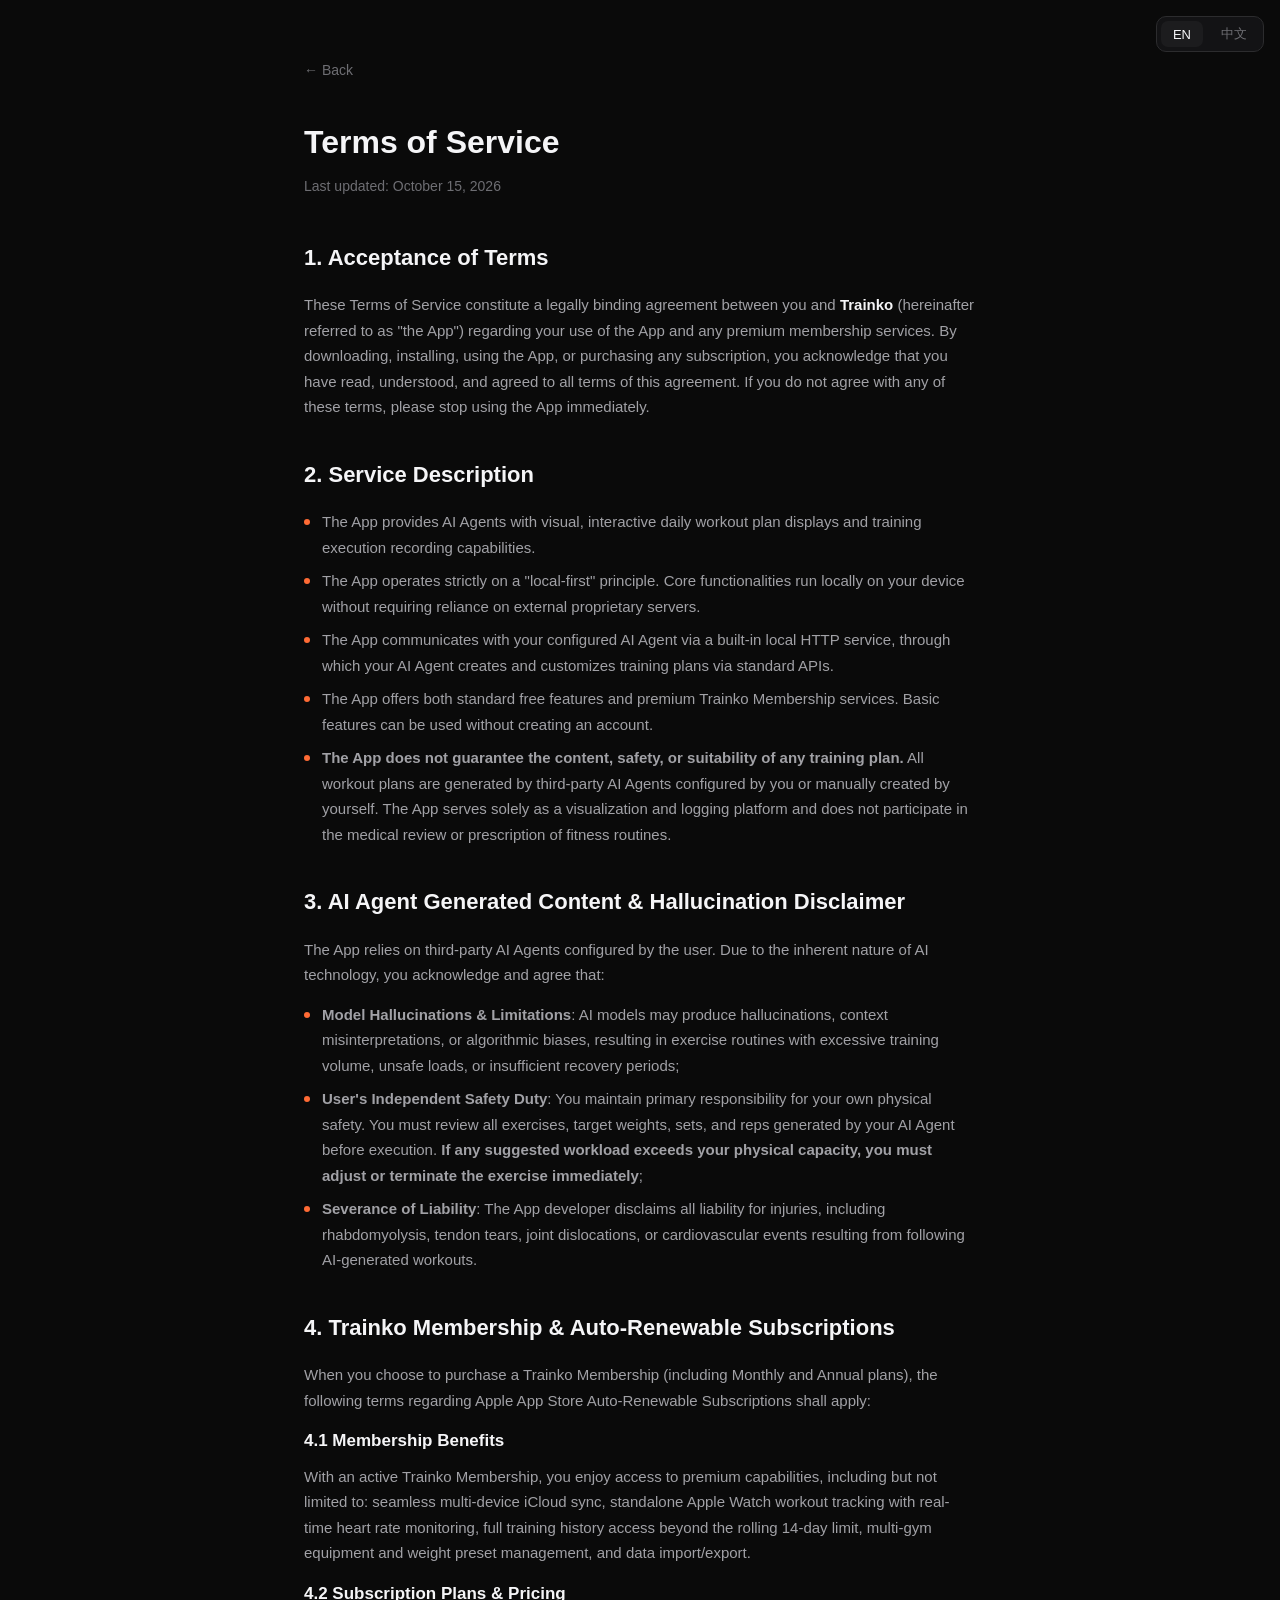
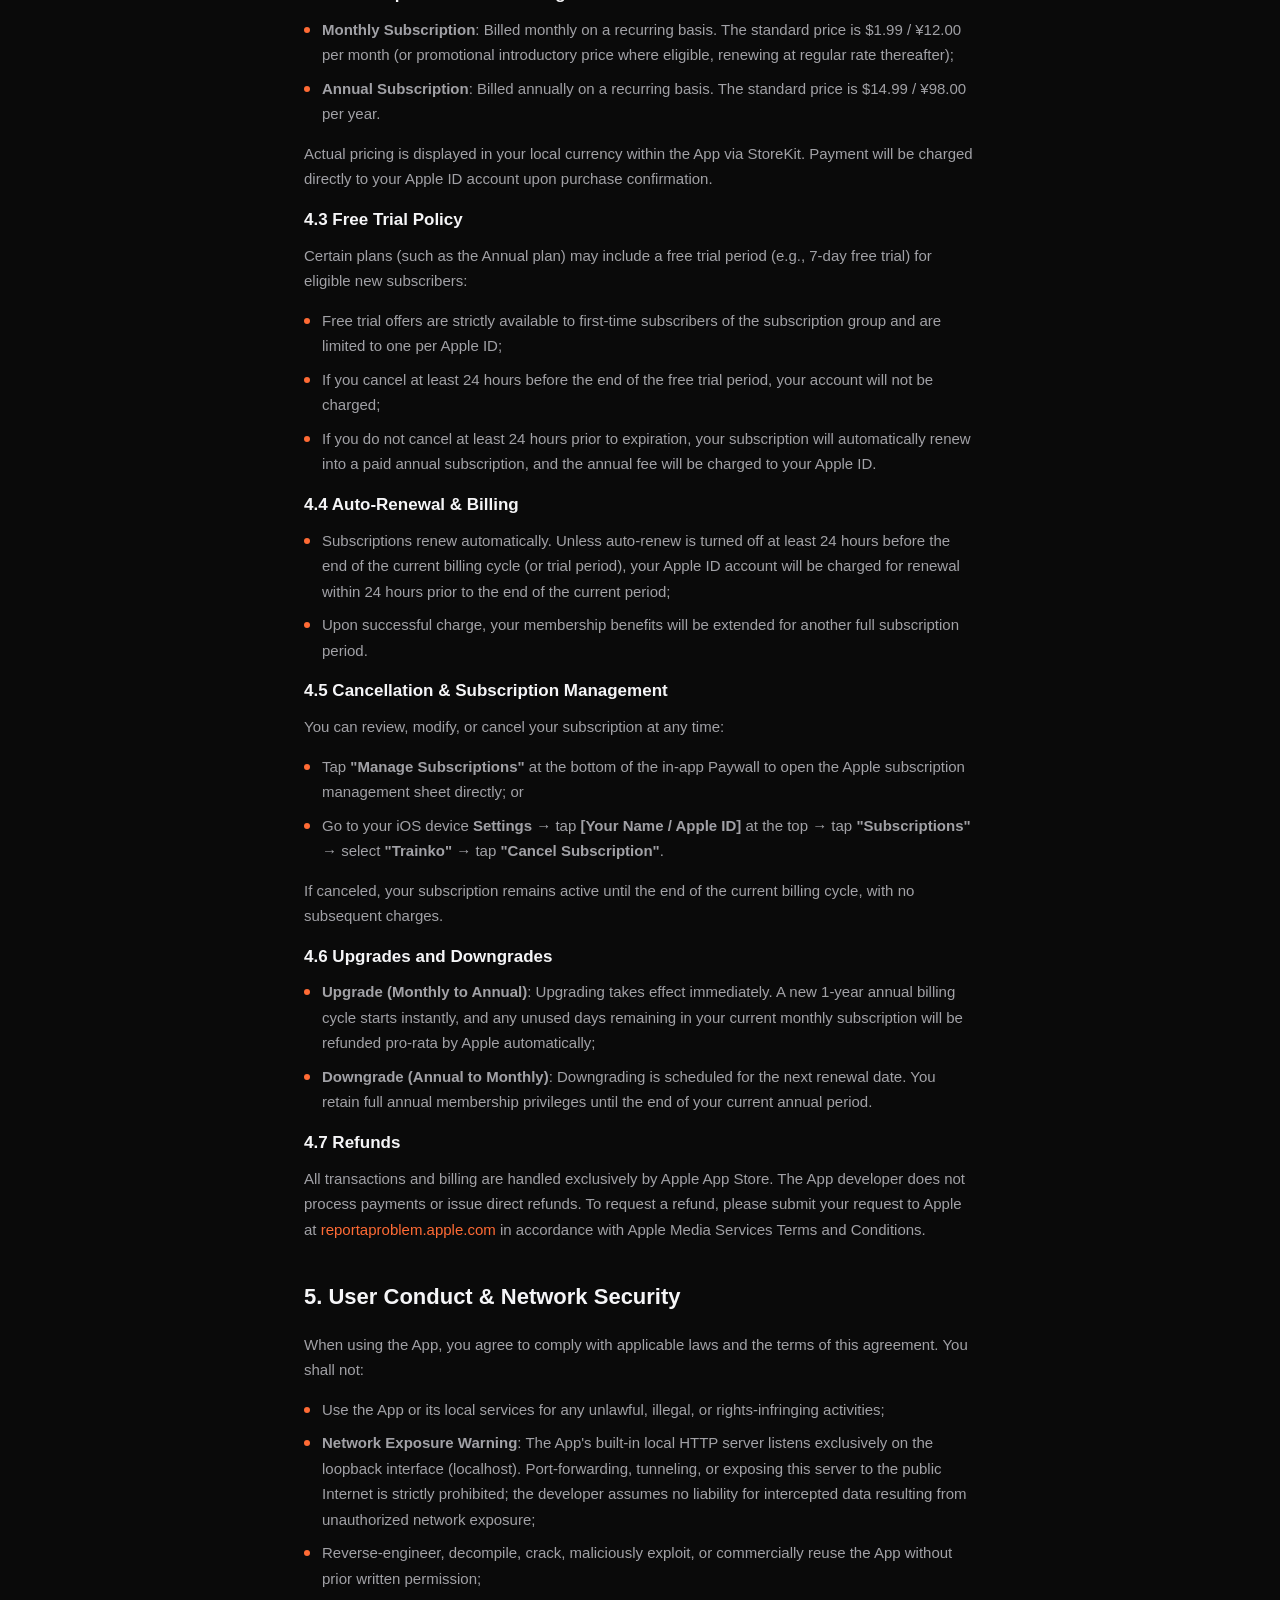
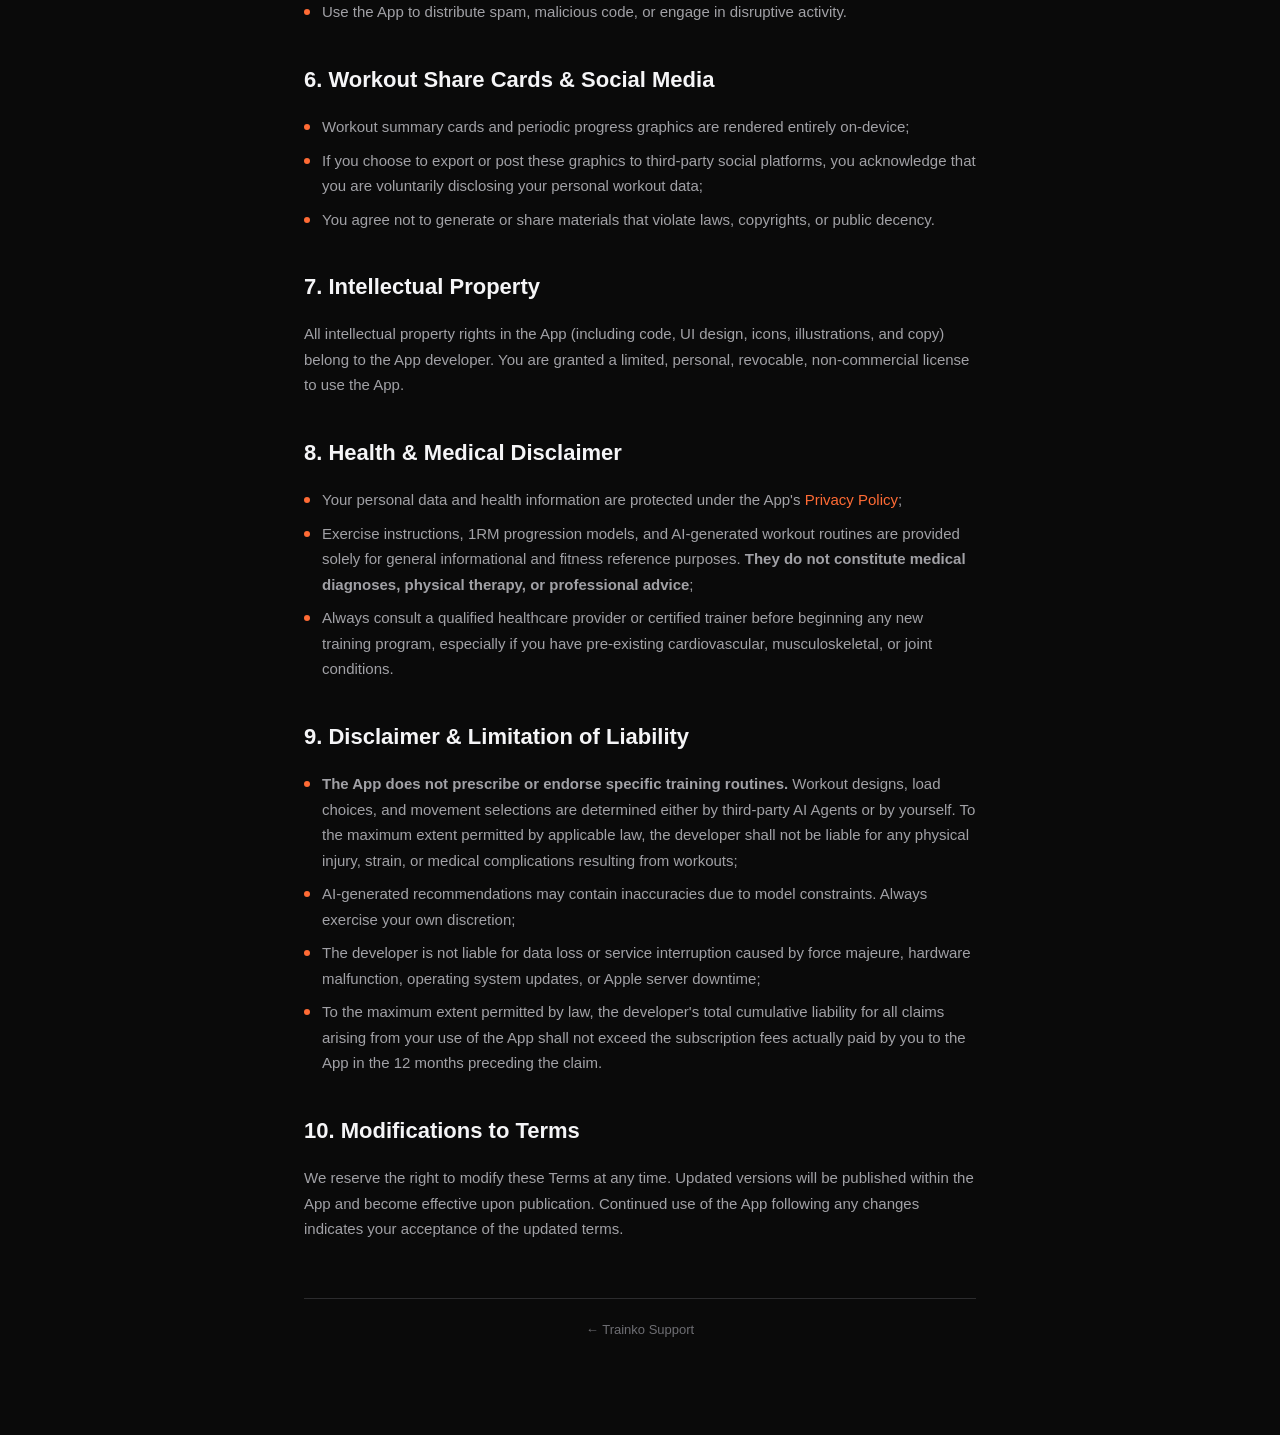
<file: agreement.html>
<!DOCTYPE html>
<html lang="zh-CN">
<head>
    <meta charset="utf-8">
    <meta name="viewport" content="width=device-width, initial-scale=1">
    <title>用户协议 — Trainko</title>
    <link rel="stylesheet" href="style.css">
</head>
<body>
    <div class="lang-switch">
        <button type="button" id="btn-en" onclick="applyLang('en')">EN</button>
        <button type="button" id="btn-zh" class="active" onclick="applyLang('zh')">中文</button>
    </div>

    <div class="container">
        <div data-lang-block="zh">
        <a href="index.html?lang=zh" class="back-link">← 返回</a>

        <div class="legal-header">
            <h1>用户协议</h1>
            <p class="meta">最后更新：2026 年 10 月 15 日</p>
        </div>

        <div class="section">
            <h2>一、协议的构成与接受</h2>
            <p>
                本协议是您与 <strong>Trainko</strong>（以下简称"本 App"）之间就您使用本 App 所订立的协议。
                您下载、安装、使用本 App 或购买本 App 的会员增值服务，即视为您已阅读并同意接受本协议的全部条款。
                如您不同意本协议的任何条款，请立即停止使用本 App。
            </p>
        </div>

        <div class="section">
            <h2>二、服务说明</h2>
            <ul>
                <li>本 App 为 AI Agent 提供可视化、可交互的每日训练计划展示与训练过程记录能力。</li>
                <li>本 App 坚持"本地优先"的设计原则，核心功能在您的设备本地运行，无需依赖外部中心化服务器即可离线使用。</li>
                <li>本 App 通过内置的本地 HTTP 服务与您自行配置的 AI Agent 交互，AI Agent 通过 API 为您定制训练计划。</li>
                <li>本 App 提供基础免费服务与 Trainko 会员增值服务。基础功能无需注册账号即可直接使用。</li>
                <li><strong>本 App 不对任何训练计划的内容、安全性或适用性做出保证。</strong>所有训练计划均由用户自行配置的第三方 AI Agent 生成或由用户手动创建，本 App 仅提供展示与记录平台，不参与训练计划的制定、医学审核或推荐。</li>
            </ul>
        </div>

        <div class="section">
            <h2>三、AI Agent 训练生成与大模型免责声明</h2>
            <p>
                本 App 采用"用户自备并配置第三方 AI Agent"的交互架构。鉴于现代人工智能技术的固有特性，您特别理解并同意以下声明：
            </p>
            <ul>
                <li><strong>AI 算法局限性与幻觉风险</strong>：第三方 AI Agent 可能会产生算法幻觉、上下文误读或逻辑偏误，从而生成不符合运动人体科学规律、强度过激、组间休息不合理或包含超出您生理承受极限的负荷参数；</li>
                <li><strong>用户独立安全审查义务</strong>：您作为自身健康的第一责任人，必须在每次开始执行训练前，严格审阅 AI Agent 所生成的动作组合、计划重量、次数与强度。<strong>若 AI 给出的负荷显著超出您平时的安全训练水准，您必须自行修正或终止该项训练</strong>；</li>
                <li><strong>责任切断</strong>：因盲目遵从 AI Agent 给出的非理性高危计划所导致的横纹肌溶解、肌肉韧带拉伤、关节脱位、心血管急症等任何意外伤害，本 App 开发者不承担任何医疗赔偿或法律连带责任。</li>
            </ul>
        </div>

        <div class="section">
            <h2>四、Trainko 会员订阅与自动续期服务条款</h2>
            <p>
                当您选择购买"Trainko 会员"（包括连续包月与年度会员）时，适用本条关于 Apple App Store 自动续期订阅（Auto-Renewable Subscription）的特别规范：
            </p>

            <h3>1. 会员权益内容</h3>
            <p>
                开通 Trainko 会员后，您可在订阅有效期内享有专属高级功能，包括但不限于：多设备 iCloud 云同步、Apple Watch 独立伴侣训练、数据导入导出与备份、滚动 14 天以外的完整历史记录查看、登记并管理多个健身房器械及重量等。具体功能清单以 App 内充值页面展示为准。
            </p>

            <h3>2. 订阅周期与定价</h3>
            <ul>
                <li><strong>连续包月会员</strong>：按自然月计费，自动按月续订，标准价格为 ¥12.00/月（若享有首月特惠，次月起按标准价格续订）；</li>
                <li><strong>年度会员</strong>：按自然年计费，自动按年续订，标准价格为 ¥98.00/年。</li>
            </ul>
            <p>
                价格均以 App 内 StoreKit 展示的本地货币为准。确认购买后，费用将直接从您的 Apple ID 账户中扣除。
            </p>

            <h3>3. 免费试用说明（Free Trial）</h3>
            <p>
                部分方案（如年度会员）可能向首次开通的新用户提供免费试用期（如 7 天免费试用）：
            </p>
            <ul>
                <li>免费试用仅限首次订阅该群组服务的新用户享受，每个 Apple ID 仅可享受一次；</li>
                <li>若您在免费试用期结束前至少 24 小时取消订阅，您的账户将不会被扣除任何费用；</li>
                <li>若您未在试用期结束前至少 24 小时主动取消，试用期结束后系统将自动从您的 Apple ID 账户扣除年度会员全款，并转为正式付费订阅。</li>
            </ul>

            <h3>4. 自动续费与扣款机制</h3>
            <ul>
                <li>订阅具有自动续订特性。除非您在当前计费周期（或试用期）结束前至少 24 小时主动取消，否则系统将在每个周期结束前的 24 小时内，自动从您的 Apple ID 账户扣除下一周期的续订费用；</li>
                <li>扣款成功后，您的会员有效期将相应顺延一个计费周期。</li>
            </ul>

            <h3>5. 取消订阅与管理</h3>
            <p>
                您可以随时随地自由管理或取消您的订阅。取消订阅的操作路径如下：
            </p>
            <ul>
                <li>在 App 内通过会员充值页底部的<strong>"管理订阅"</strong>按钮直接调起系统订阅管理面板；或</li>
                <li>打开 iOS 设备系统<strong>"设置"</strong> → 点击顶部的<strong>[您的姓名 / Apple ID]</strong> → 点击<strong>"订阅"</strong> → 选择<strong>"Trainko"</strong> → 点击<strong>"取消订阅"</strong>。</li>
            </ul>
            <p>
                取消订阅后，您当前的会员权益将继续生效至当前计费周期结束，期满后不再自动续费，且不会产生后续扣费。
            </p>

            <h3>6. 方案变更与升降级规则</h3>
            <ul>
                <li><strong>从月度升级为年度（Upgrade）</strong>：升级即刻生效，新的年度周期从升级当天重新起算，您之前已购买的连续包月未使用的剩余天数将由 Apple 按日折算自动原路退款；</li>
                <li><strong>从年度降级为月度（Downgrade）</strong>：降级操作将在当前年度订阅周期届满之日正式生效，在当前年度到期前，您的年度会员特权不受任何影响。</li>
            </ul>

            <h3>7. 退款政策</h3>
            <p>
                本 App 的所有充值与订阅均通过 Apple App Store 官方支付系统完成。开发者不直接收取用户的支付款项，亦无权直接办理退款。如需退款，须遵循 Apple 官方媒体服务条款与退款流程，您可在 Apple 官方支持页面（reportaproblem.apple.com）提交退款申请，由 Apple 独立审核处理。
            </p>
        </div>

        <div class="section">
            <h2>五、用户行为规范与网络安全责任</h2>
            <p>您在使用本 App 时，应遵守法律法规及本协议的约定，不得从事包括但不限于以下行为：</p>
            <ul>
                <li>利用本 App 或其本地服务从事任何违法、违规或侵犯他人合法权益的活动；</li>
                <li><strong>网络穿透与服务暴露风险</strong>：本 App 内置的本地 HTTP 服务默认仅供本机环回（localhost）访问。严禁未经授权将该服务映射或穿透至公共互联网络；因用户私自进行端口转发、内网穿透或泄露 API Key 导致的数据被窃听、篡改或滥用，本 App 开发者不承担任何安全连带责任；</li>
                <li>对本 App 进行反向工程、破解、恶意攻击、二次开发或用于任何非授权商业用途；</li>
                <li>利用本 App 传播垃圾信息、恶意程序或从事干扰他人正常使用的行为。</li>
            </ul>
        </div>

        <div class="section">
            <h2>六、战报图片生成与社交分享</h2>
            <ul>
                <li>本 App 提供的单次训练打卡与周/月/年周期战报卡片导出功能，均在您的设备本地完成图形渲染与生成；</li>
                <li>若您主动选择将战报图片导出至系统相册，或通过系统分享面板分发至第三方社交平台，即属于您个人的自主公开披露行为。由此引起的任何个人身体指标、训练日程或地理位置隐私传播风险，由您自行负责；</li>
                <li>用户不得利用本 App 生成任何包含违规、侵权或违背公序良俗内容的分享物料。</li>
            </ul>
        </div>

        <div class="section">
            <h2>七、知识产权</h2>
            <p>
                本 App 及其所含内容（包括但不限于软件代码、界面设计、交互逻辑、图标、插画与文案）的知识产权均归本 App 开发者所有。
                您仅可将本 App 用于个人、非商业用途，未经明确书面授权不得复制、修改、传播或用于任何营利性商业目的。
            </p>
        </div>

        <div class="section">
            <h2>八、数据与健康信息</h2>
            <ul>
                <li>您的个人信息、训练数据与健康信息的收集、使用与保护，严格适用本 App 的<a href="privacy.html?lang=zh">《隐私政策》</a>。</li>
                <li>本 App 呈现的动作库、训练阶段指导及由 AI 自动生成的训练建议等，均基于通用运动训练学常识与模型计算，仅供个人锻炼参考，绝对不构成任何医疗诊断、物理治疗或临床营养建议。</li>
                <li>如您患有心血管疾病、运动损伤、关节疾患或处于孕期等特殊身体状态，必须在开始任何训练计划前咨询专业执业医师或认证教练。</li>
            </ul>
        </div>

        <div class="section">
            <h2>九、免责声明与责任限制</h2>
            <ul>
                <li><strong>本 App 不提供、不审核、不背书任何特定训练计划。</strong>训练计划的内容、强度、动作组合及器械重量均由用户配置的第三方 AI Agent 自动生成或由用户手动设置。运动存在固有的身体损伤风险，因个人体质差异、训练动作变形、器械使用不当或过度训练造成的任何伤害，本 App 开发者不承担法律责任。</li>
                <li>本 App 及 AI Agent 输出的数据因算法局限或输入偏误可能存在偏差，请您结合自身实际生理感受审慎判断并随时调整。</li>
                <li>因不可抗力、设备硬件损毁、操作系统缺陷、Apple 订阅服务器波动等非本 App 开发者故意或重大过失导致的服务中断或数据丢失，本 App 开发者不承担赔偿责任。</li>
                <li>在适用法律允许的最大范围内，本 App 开发者对任何因使用或无法使用本 App 所产生的索赔，承担的全部责任上限以您在争议发生前 12 个月内实际支付给本 App 的会员订阅费用为限。</li>
            </ul>
        </div>

        <div class="section">
            <h2>十、协议的变更与终止</h2>
            <p>
                我们可能根据国家法律法规更新或产品功能迭代适时修订本协议。更新后的协议将在本 App 内公示并自发布之日起生效。
                如您在协议修订生效后继续使用本 App，即视为您已接受修改后的协议；若您不同意修改后的内容，应停止使用本 App。
            </p>
        </div>

        <div class="footer">
            <p><a href="index.html?lang=zh">← Trainko 支持</a></p>
        </div>
    
        </div>

        <div data-lang-block="en" hidden>
        <a href="index.html?lang=en" class="back-link">← Back</a>

        <div class="legal-header">
            <h1>Terms of Service</h1>
            <p class="meta">Last updated: October 15, 2026</p>
        </div>

        <div class="section">
            <h2>1. Acceptance of Terms</h2>
            <p>
                These Terms of Service constitute a legally binding agreement between you and <strong>Trainko</strong> (hereinafter referred to as "the App") regarding your use of the App and any premium membership services.
                By downloading, installing, using the App, or purchasing any subscription, you acknowledge that you have read, understood, and agreed to all terms of this agreement.
                If you do not agree with any of these terms, please stop using the App immediately.
            </p>
        </div>

        <div class="section">
            <h2>2. Service Description</h2>
            <ul>
                <li>The App provides AI Agents with visual, interactive daily workout plan displays and training execution recording capabilities.</li>
                <li>The App operates strictly on a "local-first" principle. Core functionalities run locally on your device without requiring reliance on external proprietary servers.</li>
                <li>The App communicates with your configured AI Agent via a built-in local HTTP service, through which your AI Agent creates and customizes training plans via standard APIs.</li>
                <li>The App offers both standard free features and premium Trainko Membership services. Basic features can be used without creating an account.</li>
                <li><strong>The App does not guarantee the content, safety, or suitability of any training plan.</strong> All workout plans are generated by third-party AI Agents configured by you or manually created by yourself. The App serves solely as a visualization and logging platform and does not participate in the medical review or prescription of fitness routines.</li>
            </ul>
        </div>

        <div class="section">
            <h2>3. AI Agent Generated Content &amp; Hallucination Disclaimer</h2>
            <p>
                The App relies on third-party AI Agents configured by the user. Due to the inherent nature of AI technology, you acknowledge and agree that:
            </p>
            <ul>
                <li><strong>Model Hallucinations &amp; Limitations</strong>: AI models may produce hallucinations, context misinterpretations, or algorithmic biases, resulting in exercise routines with excessive training volume, unsafe loads, or insufficient recovery periods;</li>
                <li><strong>User's Independent Safety Duty</strong>: You maintain primary responsibility for your own physical safety. You must review all exercises, target weights, sets, and reps generated by your AI Agent before execution. <strong>If any suggested workload exceeds your physical capacity, you must adjust or terminate the exercise immediately</strong>;</li>
                <li><strong>Severance of Liability</strong>: The App developer disclaims all liability for injuries, including rhabdomyolysis, tendon tears, joint dislocations, or cardiovascular events resulting from following AI-generated workouts.</li>
            </ul>
        </div>

        <div class="section">
            <h2>4. Trainko Membership &amp; Auto-Renewable Subscriptions</h2>
            <p>
                When you choose to purchase a Trainko Membership (including Monthly and Annual plans), the following terms regarding Apple App Store Auto-Renewable Subscriptions shall apply:
            </p>

            <h3>4.1 Membership Benefits</h3>
            <p>
                With an active Trainko Membership, you enjoy access to premium capabilities, including but not limited to: seamless multi-device iCloud sync, standalone Apple Watch workout tracking with real-time heart rate monitoring, full training history access beyond the rolling 14-day limit, multi-gym equipment and weight preset management, and data import/export.
            </p>

            <h3>4.2 Subscription Plans &amp; Pricing</h3>
            <ul>
                <li><strong>Monthly Subscription</strong>: Billed monthly on a recurring basis. The standard price is $1.99 / ¥12.00 per month (or promotional introductory price where eligible, renewing at regular rate thereafter);</li>
                <li><strong>Annual Subscription</strong>: Billed annually on a recurring basis. The standard price is $14.99 / ¥98.00 per year.</li>
            </ul>
            <p>
                Actual pricing is displayed in your local currency within the App via StoreKit. Payment will be charged directly to your Apple ID account upon purchase confirmation.
            </p>

            <h3>4.3 Free Trial Policy</h3>
            <p>
                Certain plans (such as the Annual plan) may include a free trial period (e.g., 7-day free trial) for eligible new subscribers:
            </p>
            <ul>
                <li>Free trial offers are strictly available to first-time subscribers of the subscription group and are limited to one per Apple ID;</li>
                <li>If you cancel at least 24 hours before the end of the free trial period, your account will not be charged;</li>
                <li>If you do not cancel at least 24 hours prior to expiration, your subscription will automatically renew into a paid annual subscription, and the annual fee will be charged to your Apple ID.</li>
            </ul>

            <h3>4.4 Auto-Renewal &amp; Billing</h3>
            <ul>
                <li>Subscriptions renew automatically. Unless auto-renew is turned off at least 24 hours before the end of the current billing cycle (or trial period), your Apple ID account will be charged for renewal within 24 hours prior to the end of the current period;</li>
                <li>Upon successful charge, your membership benefits will be extended for another full subscription period.</li>
            </ul>

            <h3>4.5 Cancellation &amp; Subscription Management</h3>
            <p>
                You can review, modify, or cancel your subscription at any time:
            </p>
            <ul>
                <li>Tap <strong>"Manage Subscriptions"</strong> at the bottom of the in-app Paywall to open the Apple subscription management sheet directly; or</li>
                <li>Go to your iOS device <strong>Settings</strong> → tap <strong>[Your Name / Apple ID]</strong> at the top → tap <strong>"Subscriptions"</strong> → select <strong>"Trainko"</strong> → tap <strong>"Cancel Subscription"</strong>.</li>
            </ul>
            <p>
                If canceled, your subscription remains active until the end of the current billing cycle, with no subsequent charges.
            </p>

            <h3>4.6 Upgrades and Downgrades</h3>
            <ul>
                <li><strong>Upgrade (Monthly to Annual)</strong>: Upgrading takes effect immediately. A new 1-year annual billing cycle starts instantly, and any unused days remaining in your current monthly subscription will be refunded pro-rata by Apple automatically;</li>
                <li><strong>Downgrade (Annual to Monthly)</strong>: Downgrading is scheduled for the next renewal date. You retain full annual membership privileges until the end of your current annual period.</li>
            </ul>

            <h3>4.7 Refunds</h3>
            <p>
                All transactions and billing are handled exclusively by Apple App Store. The App developer does not process payments or issue direct refunds. To request a refund, please submit your request to Apple at <a href="https://reportaproblem.apple.com">reportaproblem.apple.com</a> in accordance with Apple Media Services Terms and Conditions.
            </p>
        </div>

        <div class="section">
            <h2>5. User Conduct &amp; Network Security</h2>
            <p>When using the App, you agree to comply with applicable laws and the terms of this agreement. You shall not:</p>
            <ul>
                <li>Use the App or its local services for any unlawful, illegal, or rights-infringing activities;</li>
                <li><strong>Network Exposure Warning</strong>: The App's built-in local HTTP server listens exclusively on the loopback interface (localhost). Port-forwarding, tunneling, or exposing this server to the public Internet is strictly prohibited; the developer assumes no liability for intercepted data resulting from unauthorized network exposure;</li>
                <li>Reverse-engineer, decompile, crack, maliciously exploit, or commercially reuse the App without prior written permission;</li>
                <li>Use the App to distribute spam, malicious code, or engage in disruptive activity.</li>
            </ul>
        </div>

        <div class="section">
            <h2>6. Workout Share Cards &amp; Social Media</h2>
            <ul>
                <li>Workout summary cards and periodic progress graphics are rendered entirely on-device;</li>
                <li>If you choose to export or post these graphics to third-party social platforms, you acknowledge that you are voluntarily disclosing your personal workout data;</li>
                <li>You agree not to generate or share materials that violate laws, copyrights, or public decency.</li>
            </ul>
        </div>

        <div class="section">
            <h2>7. Intellectual Property</h2>
            <p>
                All intellectual property rights in the App (including code, UI design, icons, illustrations, and copy) belong to the App developer.
                You are granted a limited, personal, revocable, non-commercial license to use the App.
            </p>
        </div>

        <div class="section">
            <h2>8. Health &amp; Medical Disclaimer</h2>
            <ul>
                <li>Your personal data and health information are protected under the App's <a href="privacy.html">Privacy Policy</a>;</li>
                <li>Exercise instructions, 1RM progression models, and AI-generated workout routines are provided solely for general informational and fitness reference purposes. <strong>They do not constitute medical diagnoses, physical therapy, or professional advice</strong>;</li>
                <li>Always consult a qualified healthcare provider or certified trainer before beginning any new training program, especially if you have pre-existing cardiovascular, musculoskeletal, or joint conditions.</li>
            </ul>
        </div>

        <div class="section">
            <h2>9. Disclaimer &amp; Limitation of Liability</h2>
            <ul>
                <li><strong>The App does not prescribe or endorse specific training routines.</strong> Workout designs, load choices, and movement selections are determined either by third-party AI Agents or by yourself. To the maximum extent permitted by applicable law, the developer shall not be liable for any physical injury, strain, or medical complications resulting from workouts;</li>
                <li>AI-generated recommendations may contain inaccuracies due to model constraints. Always exercise your own discretion;</li>
                <li>The developer is not liable for data loss or service interruption caused by force majeure, hardware malfunction, operating system updates, or Apple server downtime;</li>
                <li>To the maximum extent permitted by law, the developer's total cumulative liability for all claims arising from your use of the App shall not exceed the subscription fees actually paid by you to the App in the 12 months preceding the claim.</li>
            </ul>
        </div>

        <div class="section">
            <h2>10. Modifications to Terms</h2>
            <p>
                We reserve the right to modify these Terms at any time. Updated versions will be published within the App and become effective upon publication. Continued use of the App following any changes indicates your acceptance of the updated terms.
            </p>
        </div>

        <div class="footer">
            <p><a href="index.html?lang=en">← Trainko Support</a></p>
        </div>
    
        </div>
    </div>

    <script>
    var PAGE_TITLES = { zh: "用户协议 — Trainko", en: "Terms of Service — Trainko" };

    // 语言选择优先级：URL ?lang= 参数 > 上次手动选择 > 浏览器首选语言（简/繁中文→中文，其余→英文）> 默认中文
    function detectLang() {
        var q = new URLSearchParams(window.location.search).get('lang');
        if (q === 'zh' || q === 'en') return q;
        try {
            var saved = window.localStorage.getItem('trainko.lang');
            if (saved === 'zh' || saved === 'en') return saved;
        } catch (e) {}
        var first = (navigator.language || '').toLowerCase();
        if (first.indexOf('zh') === 0) return 'zh';
        return first ? 'en' : 'zh';
    }

    function applyLang(lang) {
        var blocks = document.querySelectorAll('[data-lang-block]');
        for (var i = 0; i < blocks.length; i++) {
            blocks[i].hidden = blocks[i].getAttribute('data-lang-block') !== lang;
        }
        document.title = PAGE_TITLES[lang];
        document.documentElement.lang = (lang === 'zh') ? 'zh-CN' : 'en';
        document.getElementById('btn-zh').classList.toggle('active', lang === 'zh');
        document.getElementById('btn-en').classList.toggle('active', lang === 'en');
        try { window.localStorage.setItem('trainko.lang', lang); } catch (e) {}
        var url = new URL(window.location.href);
        url.searchParams.set('lang', lang);
        window.history.replaceState(null, '', url.toString());
    }

    applyLang(detectLang());
    </script>
</body>
</html>
</file>
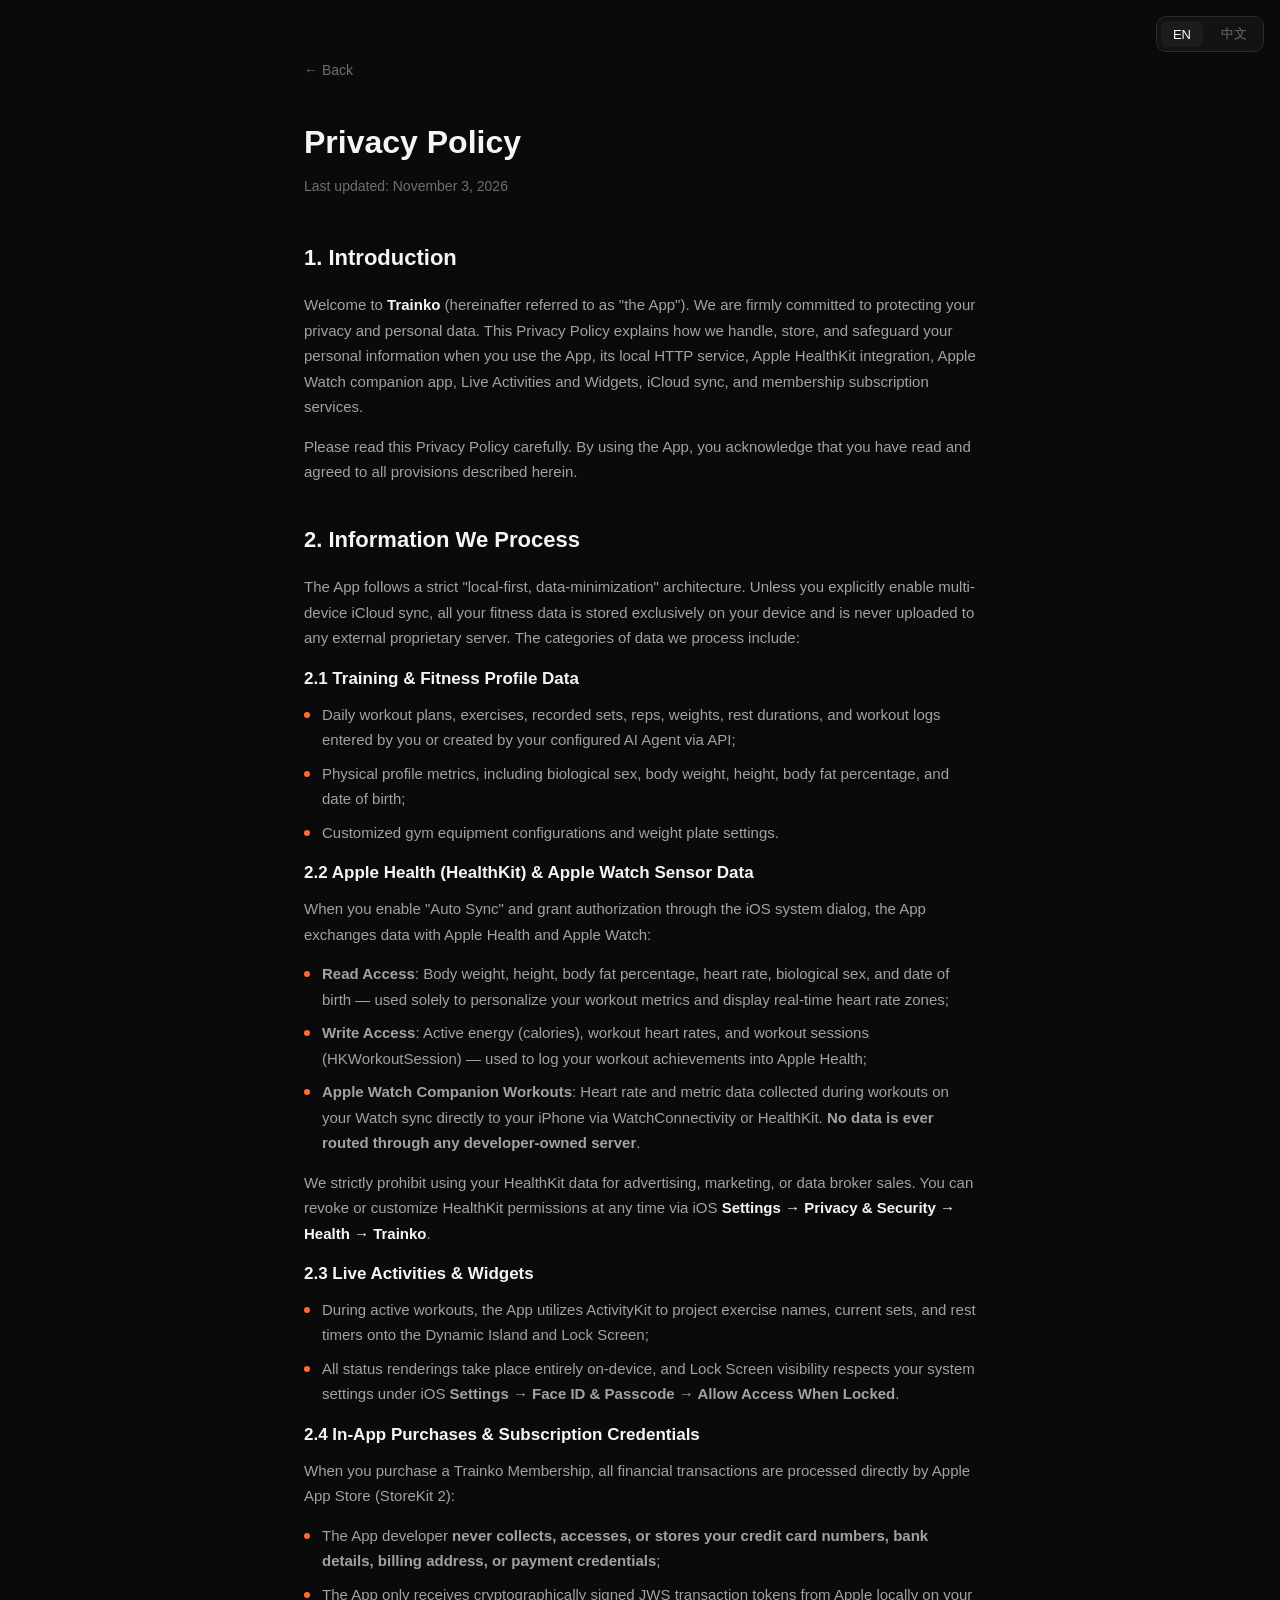
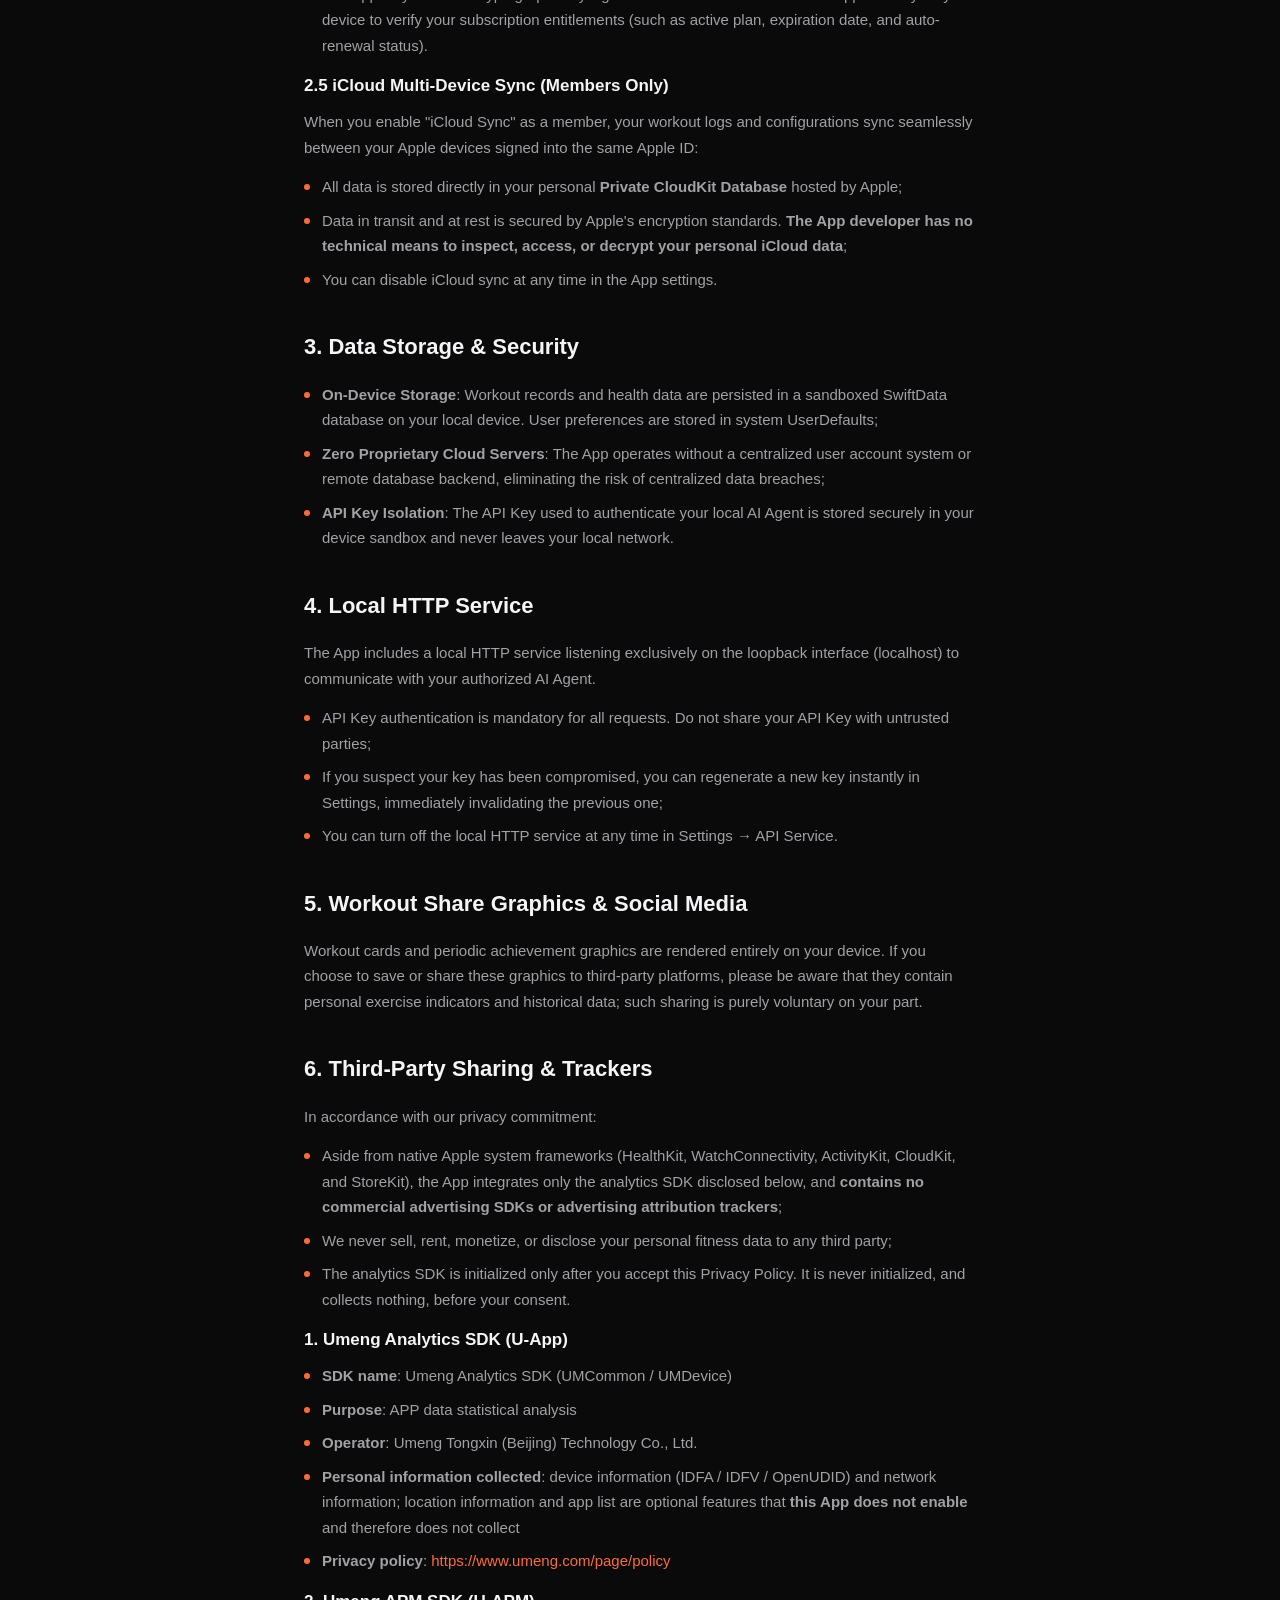
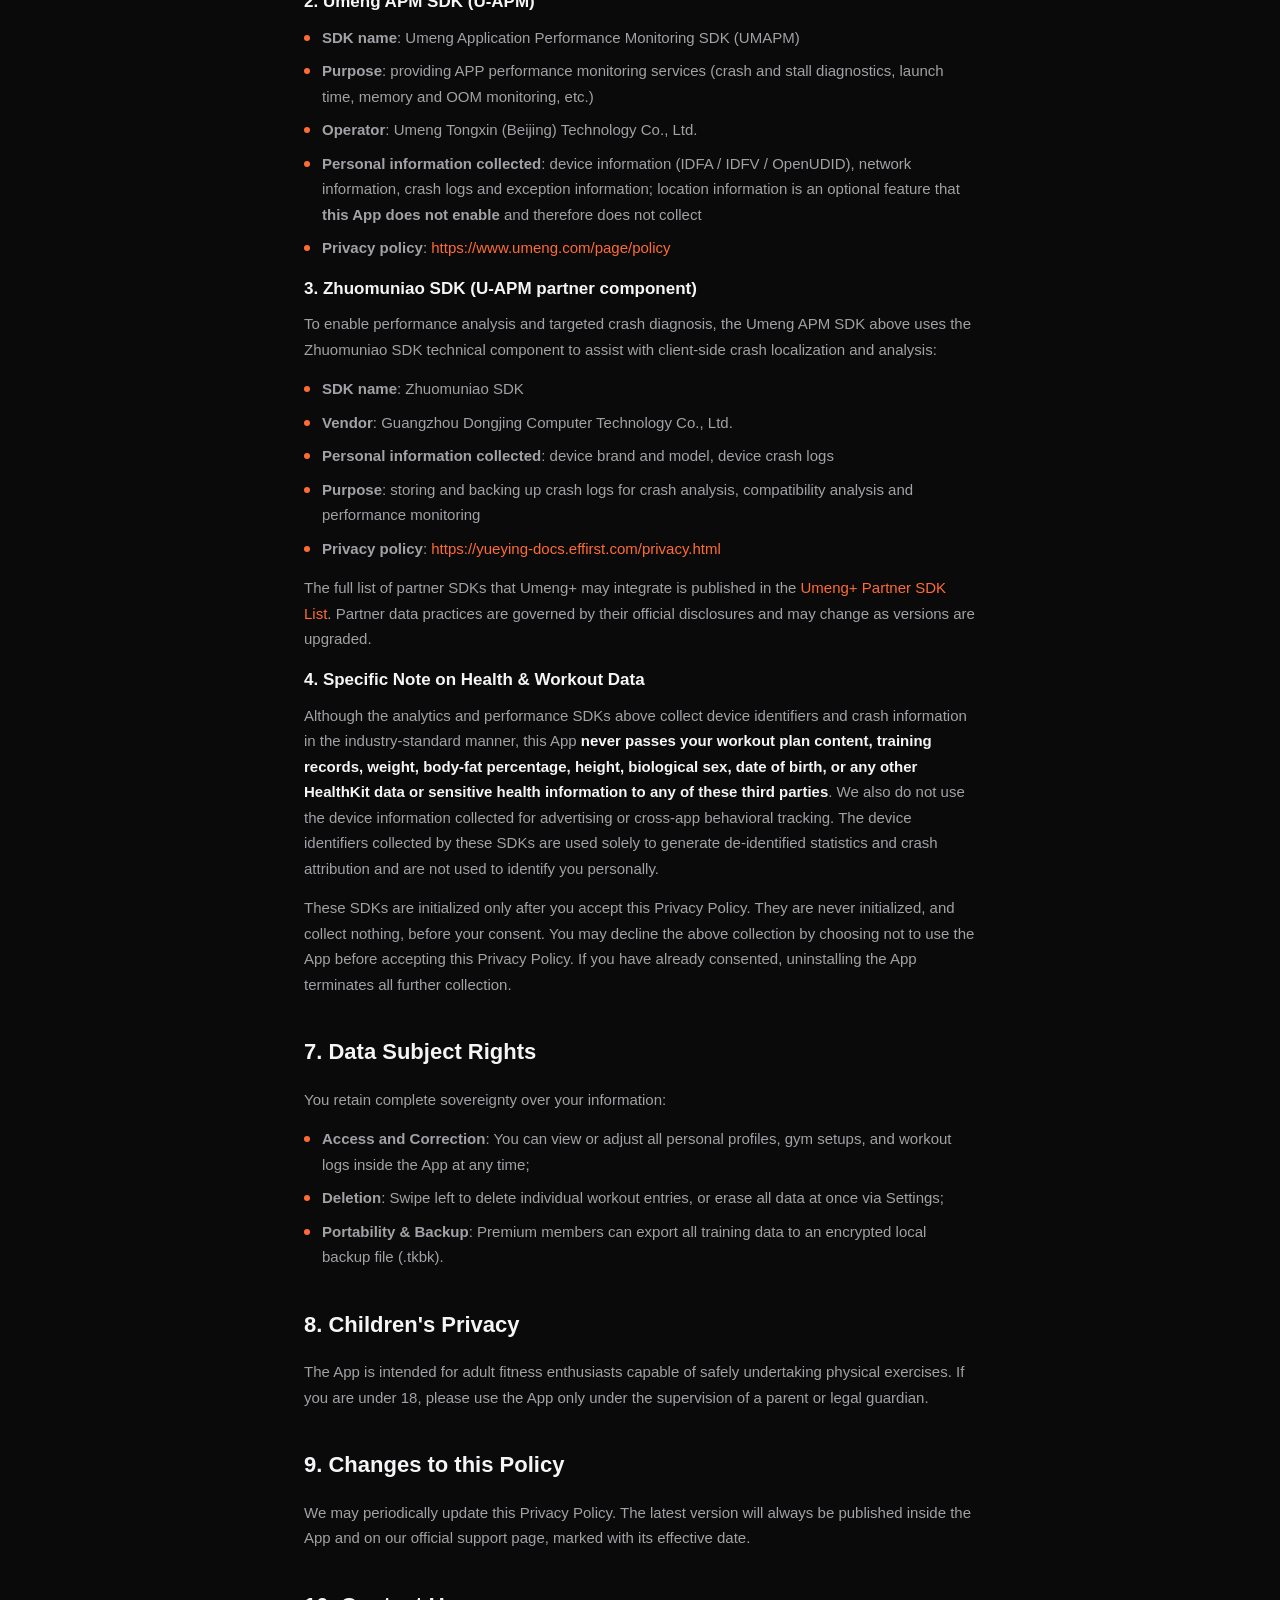
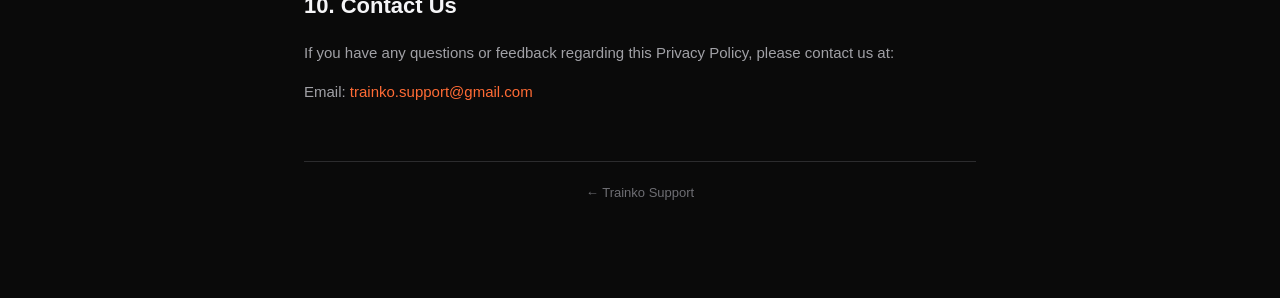
<file: privacy.html>
<!DOCTYPE html>
<html lang="zh-CN">
<head>
    <meta charset="utf-8">
    <meta name="viewport" content="width=device-width, initial-scale=1">
    <title>隐私政策 — Trainko</title>
    <link rel="stylesheet" href="style.css">
</head>
<body>
    <div class="lang-switch">
        <button type="button" id="btn-en" onclick="applyLang('en')">EN</button>
        <button type="button" id="btn-zh" class="active" onclick="applyLang('zh')">中文</button>
    </div>

    <div class="container">
        <div data-lang-block="zh">
        <a href="index.html?lang=zh" class="back-link">← 返回</a>

        <div class="legal-header">
            <h1>隐私政策</h1>
            <p class="meta">最后更新：2026 年 11 月 3 日</p>
        </div>

        <div class="section">
            <h2>一、引言</h2>
            <p>
                欢迎使用 <strong>Trainko</strong>（以下简称"本 App"）。我们非常重视您的隐私和个人信息保护。
                本隐私政策旨在向您说明，在您使用本 App 及其本地 HTTP 服务、Apple 健康同步、Apple Watch 伴侣应用、实时活动与小组件、iCloud 云同步以及会员订阅服务时，我们如何处理和保护您的个人信息。
            </p>
            <p>
                请您仔细阅读并充分理解本政策。您开始使用本 App，即视为您已阅读并同意本政策的全部内容。
            </p>
        </div>

        <div class="section">
            <h2>二、我们处理的信息</h2>
            <p>
                本 App 贯彻"本地优先、数据最小化"的原则。除非您作为会员主动开启多设备 iCloud 云同步，否则您的所有个人健康与训练数据均仅加密保存在您的设备本地，绝不上载至任何第三方云端服务器。我们处理的信息包括：
            </p>

            <h3>1. 训练与身体档案数据</h3>
            <ul>
                <li>您手动录入或由您配置的 AI Agent 写入的每日训练计划、动作库、完成组数、重量、次数、间歇计时及训练日志；</li>
                <li>您的基础身体资料，包括性别、体重、身高、体脂率、出生日期；</li>
                <li>您登记的健身房器械配置与个性化重量档位选项。</li>
            </ul>

            <h3>2. Apple 健康（HealthKit）与 Apple Watch 传感器数据</h3>
            <p>
                在您主动开启"自动同步"并通过系统授权后，本 App 会与 Apple 健康应用及 Apple Watch 进行交互：
            </p>
            <ul>
                <li><strong>读取权限</strong>：体重、身高、体脂率、实时心率、性别及出生日期，用于自动完善训练档案并展示实时心率区间；</li>
                <li><strong>写入权限</strong>：活动能量（卡路里消耗）、训练心率及训练记录（HKWorkoutSession），将训练成果回写至系统健康应用；</li>
                <li><strong>Apple Watch 独立伴侣训练</strong>：Watch 端在训练期间采集的心率与卡路里数据，通过系统 WatchConnectivity 或 HealthKit 与您的 iPhone 进行本地近场或加密同步，<strong>绝不经由任何开发者服务器中转</strong>。</li>
            </ul>
            <p>
                我们严格遵守 Apple 开发者政策：<strong>绝不将 HealthKit 数据用于商业广告、用户画像或提供给任何第三方数据机构</strong>。您可随时在 iOS 系统<strong>"设置 → 隐私与安全性 → 健康 → Trainko"</strong>中关闭授权。
            </p>

            <h3>3. 实时活动（Live Activity）与锁屏/桌面小组件（Widget）</h3>
            <ul>
                <li>训练执行期间，本 App 通过 ActivityKit 在灵动岛与锁屏上呈现动作名称、组数与组间休息倒计时；</li>
                <li>上述状态仅在您设备系统屏幕本地渲染显示，锁屏敏感信息展示遵循您在 iOS 系统<strong>"设置 → 面容 ID 与密码 → 锁定时允许访问"</strong>中的隐私保护配置。</li>
            </ul>

            <h3>4. 应用内购买与订阅交易凭据</h3>
            <p>
                当您开通 Trainko 会员时，所有支付交易均由 Apple App Store（StoreKit 2）在系统层面直接处理：
            </p>
            <ul>
                <li>本 App 开发者<strong>绝不收集、不访问、也不存储您的银行卡号、信用卡信息、账单地址或任何个人金融敏感信息</strong>；</li>
                <li>本 App 仅在本地接收由 Apple 官方签发并加密的 JWS 交易凭证（Transaction），仅用于本地校验您的会员订阅状态（如会员有效期、当前方案与自动续费状态）。</li>
            </ul>

            <h3>5. iCloud 云同步数据（仅限会员开启时）</h3>
            <p>
                当您作为会员主动开启"iCloud 云同步"时，您的训练记录和个人配置将通过 Apple CloudKit 技术在您登录相同 Apple ID 的设备间无缝同步：
            </p>
            <ul>
                <li>所有数据均直接保存在属于您个人的<strong>私有 iCloud 数据库（Private CloudKit Database）</strong>中；</li>
                <li>数据传输与存储全程受 Apple 端到端加密或传输层加密保护，<strong>本 App 开发者在技术上无法访问、解密或读取您的私人云端数据</strong>；</li>
                <li>您可以随时在 App 内设置中关闭 iCloud 云同步。</li>
            </ul>
        </div>

        <div class="section">
            <h2>三、数据的存储与安全</h2>
            <ul>
                <li><strong>本地存储</strong>：您的训练数据保存在设备本地的 SwiftData 数据库中，偏好设置保存在系统 UserDefaults 中；</li>
                <li><strong>无自建外部服务器</strong>：本 App 不设中心化用户数据库，不设后台用户账户系统，杜绝了中心化服务器数据泄露的风险；</li>
                <li><strong>API Key 安全</strong>：本地 HTTP 服务的鉴权密钥在您设备本地安全沙盒中生成与存储，仅用于您配置的 AI Agent 与本地服务之间的授权交互。</li>
            </ul>
        </div>

        <div class="section">
            <h2>四、本地 HTTP 服务隐私说明</h2>
            <p>
                本 App 内置的 HTTP 服务仅监听本机环回地址（localhost），专供您在本地与您受信任的 AI Agent 交互。
            </p>
            <ul>
                <li>该服务需要有效的 API Key 方能通信，请勿将 API Key 泄露给不受信任的第三方；</li>
                <li>如怀疑密钥泄露，您可随时在 App"设置"中一键重新生成，旧密钥将瞬间彻底失效；</li>
                <li>您可以在 App「设置 → API 服务」中随时关闭本地 HTTP 服务。</li>
            </ul>
        </div>

        <div class="section">
            <h2>五、战报图片导出与第三方分享</h2>
            <p>
                本 App 提供的训练卡片与周期战报导出图片均在本地离线渲染生成。若您主动将其保存至系统相册或分享至社交媒体，请注意图片中包含您的个人锻炼指标与时间轨迹，该分享行为属于您的自主公开行为。
            </p>
        </div>

        <div class="section">
            <h2>六、第三方共享与 SDK</h2>
            <p>
                本 App 恪守极简与隐私原则：
            </p>
            <ul>
                <li>除系统原生的 Apple HealthKit、WatchConnectivity、ActivityKit、CloudKit 与 StoreKit 外，本 App 仅集成下方披露的一类第三方统计 SDK，<strong>不集成任何商业广告 SDK 或广告归因追踪工具</strong>；</li>
                <li>我们不会将您的个人数据提供、出售、出租或分享给任何第三方；</li>
                <li>第三方统计 SDK 仅在您同意本隐私政策后才会初始化，未同意前不会初始化、不会采集任何信息。</li>
            </ul>

            <h3>1. 友盟移动统计 SDK（U-App）</h3>
            <ul>
                <li><strong>SDK 名称</strong>：友盟移动统计 SDK（UMCommon / UMDevice）</li>
                <li><strong>使用目的</strong>：进行 APP 数据统计分析</li>
                <li><strong>运营方</strong>：友盟同欣（北京）科技有限公司</li>
                <li><strong>收集个人信息类型</strong>：设备信息（IDFA / IDFV / OpenUDID）、网络信息；位置信息与应用列表为可选功能，<strong>本 App 未开启</strong>，故不收集</li>
                <li><strong>隐私权政策链接</strong>：<a href="https://www.umeng.com/page/policy">https://www.umeng.com/page/policy</a></li>
            </ul>

            <h3>2. 友盟应用性能监控 SDK（U-APM）</h3>
            <ul>
                <li><strong>SDK 名称</strong>：友盟应用性能监控 SDK（UMAPM）</li>
                <li><strong>使用目的</strong>：提供 APP 应用性能监控服务（崩溃与卡顿诊断、启动耗时、内存与 OOM 监测等）</li>
                <li><strong>运营方</strong>：友盟同欣（北京）科技有限公司</li>
                <li><strong>收集个人信息类型</strong>：设备信息（IDFA / IDFV / OpenUDID）、网络信息、崩溃日志与异常信息；位置信息为可选功能，<strong>本 App 未开启</strong>，故不收集</li>
                <li><strong>隐私权政策链接</strong>：<a href="https://www.umeng.com/page/policy">https://www.umeng.com/page/policy</a></li>
            </ul>

            <h3>3. 啄木鸟 SDK（U-APM 合作组件）</h3>
            <p>
                为实现应用性能分析与崩溃问题定向，上述友盟应用性能监控 SDK 使用了啄木鸟 SDK 技术组件辅助客户端崩溃问题定位与分析：
            </p>
            <ul>
                <li><strong>SDK 名称</strong>：啄木鸟 SDK</li>
                <li><strong>SDK 厂商</strong>：广州市动景计算机科技有限公司</li>
                <li><strong>收集个人信息类型</strong>：设备品牌型号、设备崩溃日志</li>
                <li><strong>使用目的</strong>：存储备份崩溃日志，进行崩溃分析、兼容性分析、性能监测</li>
                <li><strong>隐私权政策链接</strong>：<a href="https://yueying-docs.effirst.com/privacy.html">https://yueying-docs.effirst.com/privacy.html</a></li>
            </ul>

            <p>
                友盟+ 可能接入的其他合作方 SDK 清单详见<a href="https://www.umeng.com/tube/eK4wByxpmy54a23YiX64">《友盟+合作SDK清单》</a>；合作方信息处理情况以其官方公示为准，可能随版本升级而变化。
            </p>

            <h3>4. 关于健康与训练数据的特别说明</h3>
            <p>
                尽管上述统计与性能监控 SDK 会按行业通用方式采集设备标识与崩溃信息，本 App <strong>绝不会将您的训练计划内容、训练记录、体重、体脂率、身高、性别、出生日期等任何 HealthKit 数据或健康敏感信息传递给上述任何第三方</strong>；我们也不会将所采集的设备信息用于广告投放或跨应用行为追踪。上述 SDK 采集的设备标识仅用于生成脱敏统计与崩溃归因，不会用于识别您的真实身份。
            </p>
            <p>
                上述 SDK 仅在您同意本隐私政策后才会初始化，未同意前不会初始化、不会采集任何信息。您可在同意本隐私政策前选择不使用本 App 以拒绝上述采集；已同意的情况下，卸载本 App 即可终止后续所有采集。
            </p>
        </div>

        <div class="section">
            <h2>七、数据主体权利</h2>
            <p>
                您对您的个人数据拥有完全的自主控制权：
            </p>
            <ul>
                <li><strong>查阅与修改</strong>：随时可在 App 内查看或修改动作库、身体指标及健身房配置；</li>
                <li><strong>删除数据</strong>：支持在列表中左滑单条删除记录，或在设置中一键清空全部历史记录；</li>
                <li><strong>导出数据</strong>：会员可通过备份功能将全部训练数据导出为本地加密文件（.tkbk）。</li>
            </ul>
        </div>

        <div class="section">
            <h2>八、未成年人隐私保护</h2>
            <p>
                本 App 主要面向具备完全民事行为能力的成年健身爱好者。若您未满 18 周岁，请在监护人指导与陪同下审阅本政策并在确保运动安全的前提下使用本 App。
            </p>
        </div>

        <div class="section">
            <h2>九、隐私政策的修订</h2>
            <p>
                我们可能会适时修订本隐私政策。更新后的版本将在本 App 内公布并注明最新更新日期。
            </p>
        </div>

        <div class="section">
            <h2>十、联系我们</h2>
            <p>
                如您对本隐私政策有任何疑问、意见或投诉，可通过以下方式与开发者取得联系：
            </p>
            <p>
                电子邮件：<a href="mailto:trainko.support@gmail.com">trainko.support@gmail.com</a>
            </p>
        </div>

        <div class="footer">
            <p><a href="index.html?lang=zh">← Trainko 支持</a></p>
        </div>
    
        </div>

        <div data-lang-block="en" hidden>
        <a href="index.html?lang=en" class="back-link">← Back</a>

        <div class="legal-header">
            <h1>Privacy Policy</h1>
            <p class="meta">Last updated: November 3, 2026</p>
        </div>

        <div class="section">
            <h2>1. Introduction</h2>
            <p>
                Welcome to <strong>Trainko</strong> (hereinafter referred to as "the App"). We are firmly committed to protecting your privacy and personal data.
                This Privacy Policy explains how we handle, store, and safeguard your personal information when you use the App, its local HTTP service, Apple HealthKit integration, Apple Watch companion app, Live Activities and Widgets, iCloud sync, and membership subscription services.
            </p>
            <p>
                Please read this Privacy Policy carefully. By using the App, you acknowledge that you have read and agreed to all provisions described herein.
            </p>
        </div>

        <div class="section">
            <h2>2. Information We Process</h2>
            <p>
                The App follows a strict "local-first, data-minimization" architecture. Unless you explicitly enable multi-device iCloud sync, all your fitness data is stored exclusively on your device and is never uploaded to any external proprietary server. The categories of data we process include:
            </p>

            <h3>2.1 Training &amp; Fitness Profile Data</h3>
            <ul>
                <li>Daily workout plans, exercises, recorded sets, reps, weights, rest durations, and workout logs entered by you or created by your configured AI Agent via API;</li>
                <li>Physical profile metrics, including biological sex, body weight, height, body fat percentage, and date of birth;</li>
                <li>Customized gym equipment configurations and weight plate settings.</li>
            </ul>

            <h3>2.2 Apple Health (HealthKit) &amp; Apple Watch Sensor Data</h3>
            <p>
                When you enable "Auto Sync" and grant authorization through the iOS system dialog, the App exchanges data with Apple Health and Apple Watch:
            </p>
            <ul>
                <li><strong>Read Access</strong>: Body weight, height, body fat percentage, heart rate, biological sex, and date of birth — used solely to personalize your workout metrics and display real-time heart rate zones;</li>
                <li><strong>Write Access</strong>: Active energy (calories), workout heart rates, and workout sessions (HKWorkoutSession) — used to log your workout achievements into Apple Health;</li>
                <li><strong>Apple Watch Companion Workouts</strong>: Heart rate and metric data collected during workouts on your Watch sync directly to your iPhone via WatchConnectivity or HealthKit. <strong>No data is ever routed through any developer-owned server</strong>.</li>
            </ul>
            <p>
                We strictly prohibit using your HealthKit data for advertising, marketing, or data broker sales. You can revoke or customize HealthKit permissions at any time via iOS <strong>Settings → Privacy &amp; Security → Health → Trainko</strong>.
            </p>

            <h3>2.3 Live Activities &amp; Widgets</h3>
            <ul>
                <li>During active workouts, the App utilizes ActivityKit to project exercise names, current sets, and rest timers onto the Dynamic Island and Lock Screen;</li>
                <li>All status renderings take place entirely on-device, and Lock Screen visibility respects your system settings under iOS <strong>Settings → Face ID &amp; Passcode → Allow Access When Locked</strong>.</li>
            </ul>

            <h3>2.4 In-App Purchases &amp; Subscription Credentials</h3>
            <p>
                When you purchase a Trainko Membership, all financial transactions are processed directly by Apple App Store (StoreKit 2):
            </p>
            <ul>
                <li>The App developer <strong>never collects, accesses, or stores your credit card numbers, bank details, billing address, or payment credentials</strong>;</li>
                <li>The App only receives cryptographically signed JWS transaction tokens from Apple locally on your device to verify your subscription entitlements (such as active plan, expiration date, and auto-renewal status).</li>
            </ul>

            <h3>2.5 iCloud Multi-Device Sync (Members Only)</h3>
            <p>
                When you enable "iCloud Sync" as a member, your workout logs and configurations sync seamlessly between your Apple devices signed into the same Apple ID:
            </p>
            <ul>
                <li>All data is stored directly in your personal <strong>Private CloudKit Database</strong> hosted by Apple;</li>
                <li>Data in transit and at rest is secured by Apple's encryption standards. <strong>The App developer has no technical means to inspect, access, or decrypt your personal iCloud data</strong>;</li>
                <li>You can disable iCloud sync at any time in the App settings.</li>
            </ul>
        </div>

        <div class="section">
            <h2>3. Data Storage &amp; Security</h2>
            <ul>
                <li><strong>On-Device Storage</strong>: Workout records and health data are persisted in a sandboxed SwiftData database on your local device. User preferences are stored in system UserDefaults;</li>
                <li><strong>Zero Proprietary Cloud Servers</strong>: The App operates without a centralized user account system or remote database backend, eliminating the risk of centralized data breaches;</li>
                <li><strong>API Key Isolation</strong>: The API Key used to authenticate your local AI Agent is stored securely in your device sandbox and never leaves your local network.</li>
            </ul>
        </div>

        <div class="section">
            <h2>4. Local HTTP Service</h2>
            <p>
                The App includes a local HTTP service listening exclusively on the loopback interface (localhost) to communicate with your authorized AI Agent.
            </p>
            <ul>
                <li>API Key authentication is mandatory for all requests. Do not share your API Key with untrusted parties;</li>
                <li>If you suspect your key has been compromised, you can regenerate a new key instantly in Settings, immediately invalidating the previous one;</li>
                <li>You can turn off the local HTTP service at any time in Settings → API Service.</li>
            </ul>
        </div>

        <div class="section">
            <h2>5. Workout Share Graphics &amp; Social Media</h2>
            <p>
                Workout cards and periodic achievement graphics are rendered entirely on your device. If you choose to save or share these graphics to third-party platforms, please be aware that they contain personal exercise indicators and historical data; such sharing is purely voluntary on your part.
            </p>
        </div>

        <div class="section">
            <h2>6. Third-Party Sharing &amp; Trackers</h2>
            <p>
                In accordance with our privacy commitment:
            </p>
            <ul>
                <li>Aside from native Apple system frameworks (HealthKit, WatchConnectivity, ActivityKit, CloudKit, and StoreKit), the App integrates only the analytics SDK disclosed below, and <strong>contains no commercial advertising SDKs or advertising attribution trackers</strong>;</li>
                <li>We never sell, rent, monetize, or disclose your personal fitness data to any third party;</li>
                <li>The analytics SDK is initialized only after you accept this Privacy Policy. It is never initialized, and collects nothing, before your consent.</li>
            </ul>

            <h3>1. Umeng Analytics SDK (U-App)</h3>
            <ul>
                <li><strong>SDK name</strong>: Umeng Analytics SDK (UMCommon / UMDevice)</li>
                <li><strong>Purpose</strong>: APP data statistical analysis</li>
                <li><strong>Operator</strong>: Umeng Tongxin (Beijing) Technology Co., Ltd.</li>
                <li><strong>Personal information collected</strong>: device information (IDFA / IDFV / OpenUDID) and network information; location information and app list are optional features that <strong>this App does not enable</strong> and therefore does not collect</li>
                <li><strong>Privacy policy</strong>: <a href="https://www.umeng.com/page/policy">https://www.umeng.com/page/policy</a></li>
            </ul>

            <h3>2. Umeng APM SDK (U-APM)</h3>
            <ul>
                <li><strong>SDK name</strong>: Umeng Application Performance Monitoring SDK (UMAPM)</li>
                <li><strong>Purpose</strong>: providing APP performance monitoring services (crash and stall diagnostics, launch time, memory and OOM monitoring, etc.)</li>
                <li><strong>Operator</strong>: Umeng Tongxin (Beijing) Technology Co., Ltd.</li>
                <li><strong>Personal information collected</strong>: device information (IDFA / IDFV / OpenUDID), network information, crash logs and exception information; location information is an optional feature that <strong>this App does not enable</strong> and therefore does not collect</li>
                <li><strong>Privacy policy</strong>: <a href="https://www.umeng.com/page/policy">https://www.umeng.com/page/policy</a></li>
            </ul>

            <h3>3. Zhuomuniao SDK (U-APM partner component)</h3>
            <p>
                To enable performance analysis and targeted crash diagnosis, the Umeng APM SDK above uses the Zhuomuniao SDK technical component to assist with client-side crash localization and analysis:
            </p>
            <ul>
                <li><strong>SDK name</strong>: Zhuomuniao SDK</li>
                <li><strong>Vendor</strong>: Guangzhou Dongjing Computer Technology Co., Ltd.</li>
                <li><strong>Personal information collected</strong>: device brand and model, device crash logs</li>
                <li><strong>Purpose</strong>: storing and backing up crash logs for crash analysis, compatibility analysis and performance monitoring</li>
                <li><strong>Privacy policy</strong>: <a href="https://yueying-docs.effirst.com/privacy.html">https://yueying-docs.effirst.com/privacy.html</a></li>
            </ul>

            <p>
                The full list of partner SDKs that Umeng+ may integrate is published in the <a href="https://www.umeng.com/tube/eK4wByxpmy54a23YiX64">Umeng+ Partner SDK List</a>. Partner data practices are governed by their official disclosures and may change as versions are upgraded.
            </p>

            <h3>4. Specific Note on Health &amp; Workout Data</h3>
            <p>
                Although the analytics and performance SDKs above collect device identifiers and crash information in the industry-standard manner, this App <strong>never passes your workout plan content, training records, weight, body-fat percentage, height, biological sex, date of birth, or any other HealthKit data or sensitive health information to any of these third parties</strong>. We also do not use the device information collected for advertising or cross-app behavioral tracking. The device identifiers collected by these SDKs are used solely to generate de-identified statistics and crash attribution and are not used to identify you personally.
            </p>
            <p>
                These SDKs are initialized only after you accept this Privacy Policy. They are never initialized, and collect nothing, before your consent. You may decline the above collection by choosing not to use the App before accepting this Privacy Policy. If you have already consented, uninstalling the App terminates all further collection.
            </p>
        </div>

        <div class="section">
            <h2>7. Data Subject Rights</h2>
            <p>
                You retain complete sovereignty over your information:
            </p>
            <ul>
                <li><strong>Access and Correction</strong>: You can view or adjust all personal profiles, gym setups, and workout logs inside the App at any time;</li>
                <li><strong>Deletion</strong>: Swipe left to delete individual workout entries, or erase all data at once via Settings;</li>
                <li><strong>Portability &amp; Backup</strong>: Premium members can export all training data to an encrypted local backup file (.tkbk).</li>
            </ul>
        </div>

        <div class="section">
            <h2>8. Children's Privacy</h2>
            <p>
                The App is intended for adult fitness enthusiasts capable of safely undertaking physical exercises. If you are under 18, please use the App only under the supervision of a parent or legal guardian.
            </p>
        </div>

        <div class="section">
            <h2>9. Changes to this Policy</h2>
            <p>
                We may periodically update this Privacy Policy. The latest version will always be published inside the App and on our official support page, marked with its effective date.
            </p>
        </div>

        <div class="section">
            <h2>10. Contact Us</h2>
            <p>
                If you have any questions or feedback regarding this Privacy Policy, please contact us at:
            </p>
            <p>
                Email: <a href="mailto:trainko.support@gmail.com">trainko.support@gmail.com</a>
            </p>
        </div>

        <div class="footer">
            <p><a href="index.html?lang=en">← Trainko Support</a></p>
        </div>
    
        </div>
    </div>

    <script>
    var PAGE_TITLES = { zh: "隐私政策 — Trainko", en: "Privacy Policy — Trainko" };

    // 语言选择优先级：URL ?lang= 参数 > 上次手动选择 > 浏览器首选语言（简/繁中文→中文，其余→英文）> 默认中文
    function detectLang() {
        var q = new URLSearchParams(window.location.search).get('lang');
        if (q === 'zh' || q === 'en') return q;
        try {
            var saved = window.localStorage.getItem('trainko.lang');
            if (saved === 'zh' || saved === 'en') return saved;
        } catch (e) {}
        var first = (navigator.language || '').toLowerCase();
        if (first.indexOf('zh') === 0) return 'zh';
        return first ? 'en' : 'zh';
    }

    function applyLang(lang) {
        var blocks = document.querySelectorAll('[data-lang-block]');
        for (var i = 0; i < blocks.length; i++) {
            blocks[i].hidden = blocks[i].getAttribute('data-lang-block') !== lang;
        }
        document.title = PAGE_TITLES[lang];
        document.documentElement.lang = (lang === 'zh') ? 'zh-CN' : 'en';
        document.getElementById('btn-zh').classList.toggle('active', lang === 'zh');
        document.getElementById('btn-en').classList.toggle('active', lang === 'en');
        try { window.localStorage.setItem('trainko.lang', lang); } catch (e) {}
        var url = new URL(window.location.href);
        url.searchParams.set('lang', lang);
        window.history.replaceState(null, '', url.toString());
    }

    applyLang(detectLang());
    </script>
</body>
</html>
</file>
<file: style.css>
/* Trainko — shared style */
:root {
  --bg: #0a0a0a;
  --surface: #161618;
  --surface-hover: #1c1c1e;
  --border: #2c2c2e;
  --text: #f5f5f7;
  --text-secondary: #a1a1a6;
  --text-tertiary: #6e6e73;
  --accent: #FF6B35;
  --accent-light: #FF9F1C;
  --radius: 14px;
}

* { margin: 0; padding: 0; box-sizing: border-box; }

html { scroll-behavior: smooth; }

body {
  font-family: -apple-system, BlinkMacSystemFont, 'SF Pro Text', 'Helvetica Neue', 'PingFang SC', sans-serif;
  background: var(--bg);
  color: var(--text);
  line-height: 1.7;
  min-height: 100vh;
  -webkit-font-smoothing: antialiased;
}

/* Layout */
.container {
  max-width: 720px;
  margin: 0 auto;
  padding: 56px 24px 80px;
}

/* Header */
.header {
  text-align: center;
  margin-bottom: 56px;
}
.header .icon {
  font-size: 56px;
  margin-bottom: 12px;
  display: block;
}
.header h1 {
  font-size: 40px;
  font-weight: 800;
  letter-spacing: -0.5px;
  background: linear-gradient(135deg, var(--accent), var(--accent-light));
  -webkit-background-clip: text;
  -webkit-text-fill-color: transparent;
  background-clip: text;
}
.header .tagline {
  font-size: 17px;
  color: var(--text-secondary);
  margin-top: 6px;
}

/* Language switch */
.lang-switch {
  position: fixed;
  top: 16px;
  right: 16px;
  display: flex;
  gap: 6px;
  z-index: 100;
  background: rgba(22,22,24,0.85);
  backdrop-filter: blur(12px);
  -webkit-backdrop-filter: blur(12px);
  padding: 4px;
  border-radius: 10px;
  border: 1px solid var(--border);
}
.lang-switch a,
.lang-switch button {
  display: block;
  padding: 4px 12px;
  font-size: 13px;
  font-weight: 500;
  font-family: inherit;
  color: var(--text-tertiary);
  background: none;
  border: none;
  text-decoration: none;
  border-radius: 7px;
  transition: all 0.2s;
  cursor: pointer;
}
.lang-switch a.active,
.lang-switch button.active {
  color: var(--text);
  background: var(--surface-hover);
}
.lang-switch a:hover,
.lang-switch button:hover { color: var(--text-secondary); }

/* Headings */
h2 {
  font-size: 22px;
  font-weight: 700;
  margin-top: 48px;
  margin-bottom: 16px;
  color: var(--text);
}
h3 {
  font-size: 17px;
  font-weight: 600;
  margin-bottom: 8px;
  color: var(--text);
}

/* Text */
p { font-size: 15px; color: var(--text-secondary); margin-bottom: 14px; }
p strong { color: var(--text); font-weight: 600; }

/* Links */
a { color: var(--accent); text-decoration: none; transition: opacity 0.2s; }
a:hover { opacity: 0.8; }

/* Cards */
.card {
  background: var(--surface);
  border: 1px solid var(--border);
  border-radius: var(--radius);
  padding: 20px 24px;
  margin-bottom: 14px;
  transition: border-color 0.2s;
}
.card:hover { border-color: #3a3a3c; }
.card h3 { margin-bottom: 6px; }
.card p { margin-bottom: 0; font-size: 14px; }

/* Contact card */
.contact-email {
  display: inline-block;
  margin-top: 10px;
  font-size: 18px;
  font-weight: 600;
  color: var(--accent);
}

/* Lists */
ul { list-style: none; padding: 0; margin-bottom: 14px; }
ul li {
  position: relative;
  font-size: 15px;
  color: var(--text-secondary);
  padding-left: 18px;
  margin-bottom: 8px;
}
ul li::before {
  content: "";
  position: absolute;
  left: 0;
  top: 10px;
  width: 6px;
  height: 6px;
  border-radius: 50%;
  background: var(--accent);
}

/* Legal page heading */
.legal-header {
  margin-bottom: 40px;
}
.legal-header h1 {
  font-size: 32px;
  font-weight: 800;
  margin-bottom: 6px;
}
.legal-header .meta {
  font-size: 14px;
  color: var(--text-tertiary);
  margin-bottom: 0;
}

/* Legal sections */
.section { margin-top: 36px; }
.section h2 { margin-top: 0; }

/* Divider */
.divider {
  height: 1px;
  background: var(--border);
  margin: 48px 0 12px;
}

/* Footer */
.footer {
  margin-top: 56px;
  padding-top: 20px;
  border-top: 1px solid var(--border);
  text-align: center;
}
.footer p {
  font-size: 13px;
  color: var(--text-tertiary);
}
.footer a { color: var(--text-tertiary); }
.footer a:hover { color: var(--text-secondary); }

/* Links row in legal section */
.legal-links { display: flex; gap: 8px; }
.legal-links a {
  display: inline-block;
  padding: 4px 14px;
  font-size: 13px;
  border: 1px solid var(--border);
  border-radius: 8px;
  color: var(--text-secondary);
}
.legal-links a:hover { border-color: var(--accent); color: var(--accent); }

/* Back link */
.back-link {
  display: inline-flex;
  align-items: center;
  gap: 4px;
  font-size: 14px;
  color: var(--text-tertiary);
  margin-bottom: 32px;
}
.back-link:hover { color: var(--accent); }

/* Grid & Feature cards */
.grid-2 {
  display: grid;
  grid-template-columns: repeat(2, 1fr);
  gap: 14px;
  margin-bottom: 20px;
}
@media (max-width: 600px) {
  .grid-2 { grid-template-columns: 1fr; }
}

.feature-card {
  background: var(--surface);
  border: 1px solid var(--border);
  border-radius: var(--radius);
  padding: 20px;
  transition: transform 0.2s, border-color 0.2s;
}
.feature-card:hover {
  border-color: #3a3a3c;
  transform: translateY(-2px);
}
.feature-icon {
  font-size: 28px;
  margin-bottom: 10px;
  display: block;
}
.feature-card h3 {
  font-size: 16px;
  margin-bottom: 6px;
  color: var(--text);
}
.feature-card p {
  font-size: 13.5px;
  color: var(--text-secondary);
  line-height: 1.6;
  margin-bottom: 0;
}

/* Hero Badge */
.hero-badges {
  display: flex;
  flex-wrap: wrap;
  gap: 8px;
  justify-content: center;
  margin-top: 14px;
}
.badge {
  display: inline-flex;
  align-items: center;
  gap: 5px;
  padding: 4px 12px;
  font-size: 12px;
  font-weight: 500;
  color: var(--text-secondary);
  background: rgba(255, 255, 255, 0.05);
  border: 1px solid var(--border);
  border-radius: 20px;
}
.badge.accent {
  color: var(--accent);
  border-color: rgba(255, 107, 53, 0.3);
  background: rgba(255, 107, 53, 0.1);
}

/* App Store download badge */
.app-store-badge {
  display: inline-block;
  margin-top: 22px;
}
.app-store-badge img {
  height: 48px;
  width: auto;
  display: block;
}

/* Step cards */
.step-item {
  display: flex;
  gap: 16px;
  align-items: flex-start;
  margin-bottom: 14px;
  background: var(--surface);
  border: 1px solid var(--border);
  border-radius: var(--radius);
  padding: 16px 20px;
}
.step-number {
  flex-shrink: 0;
  width: 32px;
  height: 32px;
  border-radius: 50%;
  background: linear-gradient(135deg, var(--accent), var(--accent-light));
  color: #fff;
  font-weight: 700;
  display: flex;
  align-items: center;
  justify-content: center;
  font-size: 14px;
}
.step-content h3 {
  font-size: 15px;
  margin-bottom: 4px;
}
.step-content p {
  font-size: 13.5px;
  margin-bottom: 0;
}

/* Membership banner */
.premium-card {
  background: linear-gradient(145deg, rgba(255, 159, 28, 0.12), rgba(22, 22, 24, 0.9));
  border: 1px solid rgba(255, 159, 28, 0.3);
  border-radius: var(--radius);
  padding: 24px;
  margin-bottom: 20px;
}
.premium-card h3 {
  font-size: 18px;
  color: #fff;
  display: flex;
  align-items: center;
  gap: 8px;
  margin-bottom: 12px;
}
.premium-card ul {
  margin-bottom: 0;
}

/* Responsive */
@media (max-width: 480px) {
  .container { padding: 40px 18px 60px; }
  .header h1 { font-size: 32px; }
  .header .icon { font-size: 44px; }
  h2 { font-size: 20px; }
}
</file>
